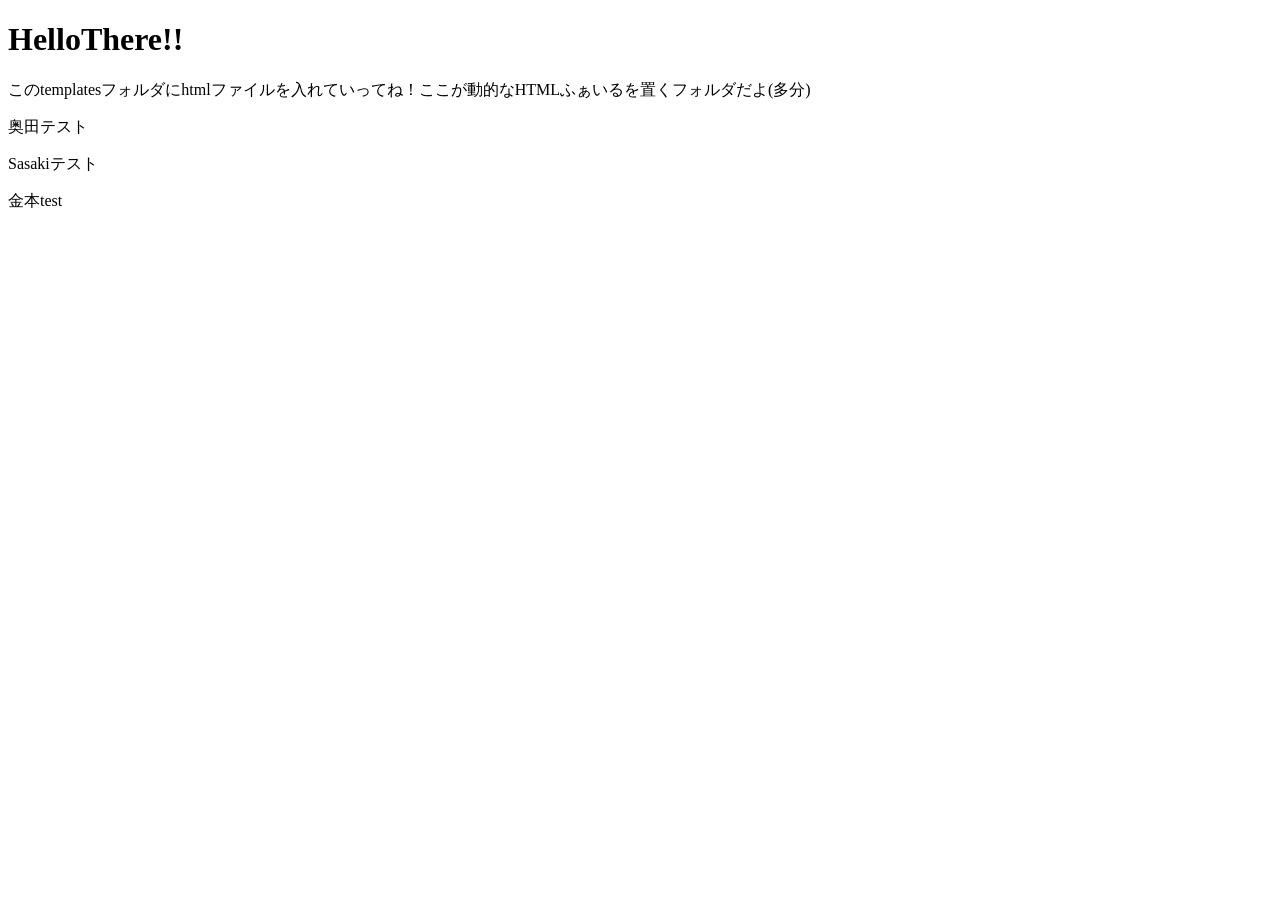
<file: src/main/templates.html>
<!DOCTYPE html>
<html>
<head>
<meta charset="UTF-8">
<title>動的用です</title>
</head>
<body>
	<h1>HelloThere!!</h1>
	<p>このtemplatesフォルダにhtmlファイルを入れていってね！ここが動的なHTMLふぁいるを置くフォルダだよ(多分)</p>

	<p>奥田テスト</p>
	<p>Sasakiテスト</p>
	<p>金本test</p>
</body>
</html>
</file>
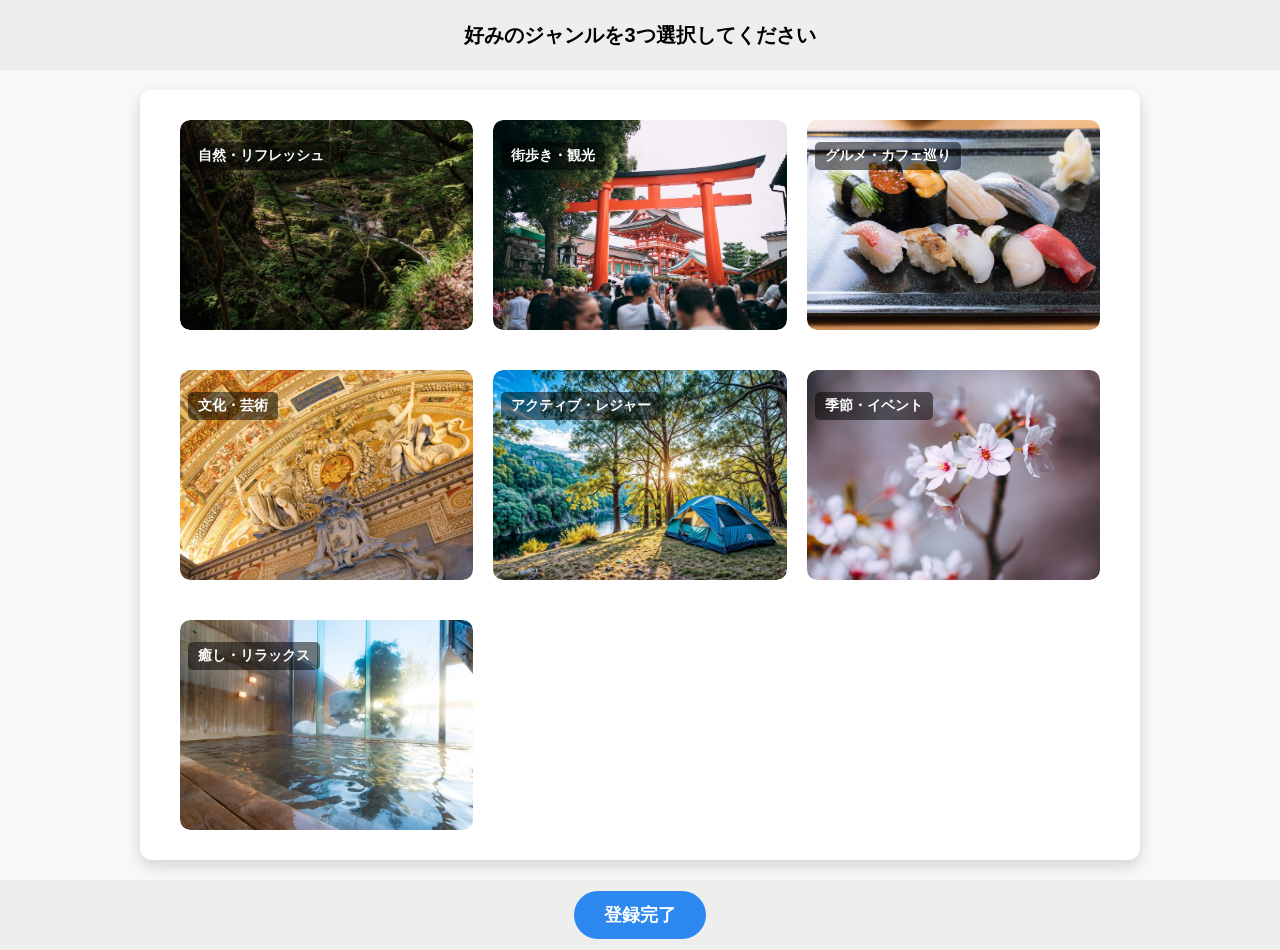
<file: src/main/resources/static/genre.html>
<!DOCTYPE html>
<html>

<head>
	<meta charset="utf-8" />
	<title>ジャンルを選択</title>
	<link rel="stylesheet" href="genre.css">
</head>

<body>
	<form action="login.html">
	<header class="header">
		<p>好みのジャンルを3つ選択してください</p>
	</header>
	<div class="content">
		<div class="image">
		  <img src="img/nature.jpg" alt="自然・リフレッシュ">
		  <p class="caption">自然・リフレッシュ</p>
		</div>
		<div class="image">
		  <img src="img/tourism.jpg" alt="街歩き・観光">
		  <p class="caption">街歩き・観光</p>
		</div>
		<div class="image">
		  <img src="img/gourmet.jpg" alt="グルメ・カフェ巡り">
		  <p class="caption">グルメ・カフェ巡り</p>
		</div>
		<div class="image">
			<img src="img/culuture.jpg" alt="文化​・芸術">
			<p class="caption">文化​・芸術</p>
		</div>
		<div class="image">
			<img src="img/leisure.jpg" alt="アクティブ・レジャー">
			<p class="caption">アクティブ・レジャー</p>
		</div>
		<div class="image">
			<img src="img/season.jpg" alt="季節・イベント">
			<p class="caption">季節・イベント</p>
		</div>
		<div class="image">
			<img src="img/Healing.jpg" alt="癒し・リラックス">
			<p class="caption">癒し・リラックス</p>
		</div>

	</div>
	<footer class="footer">
	  <button class="submit-btn">登録完了</button>
	</footer>
	</form>

</body>
</html>
</file>
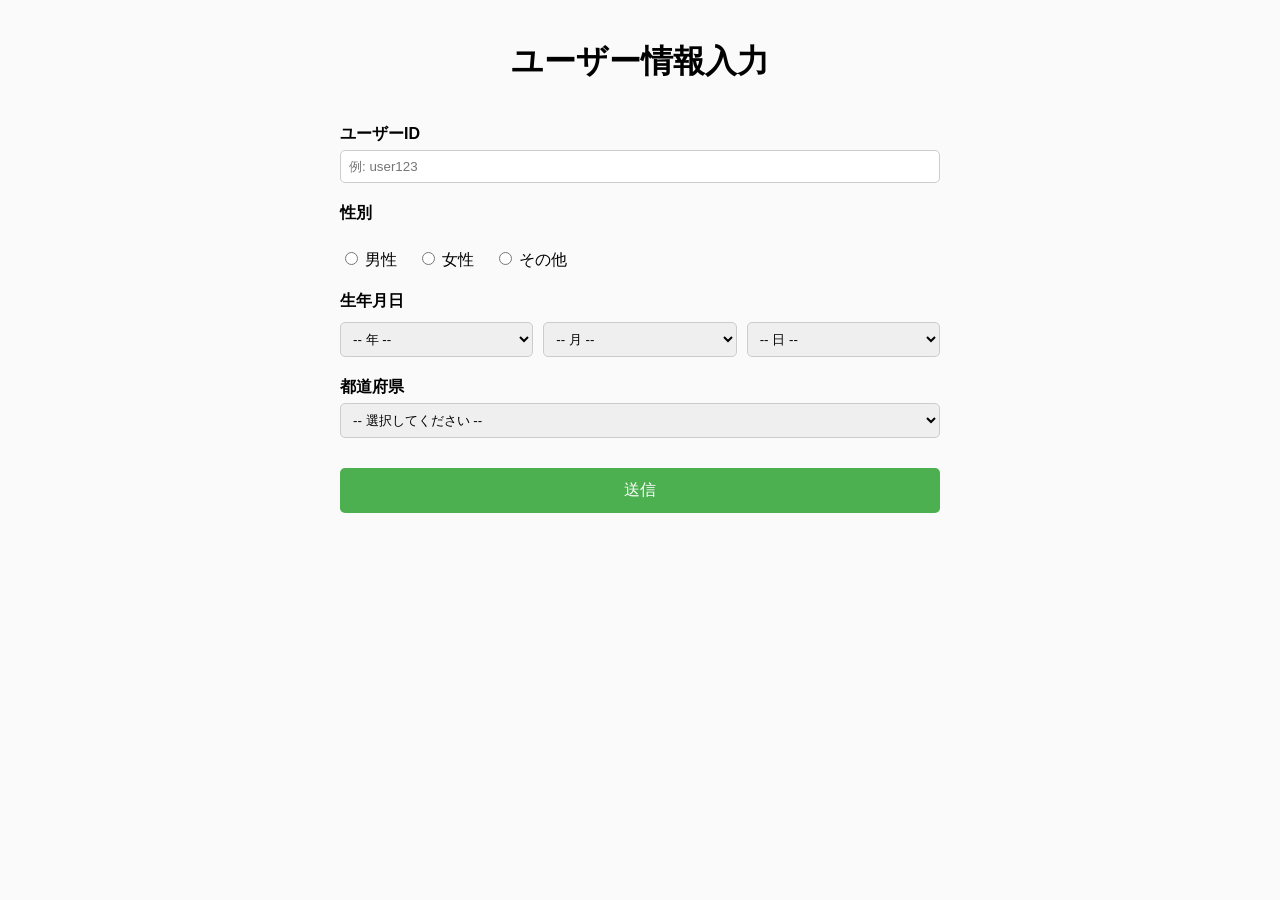
<file: src/main/resources/static/input.html>
<!DOCTYPE html>
<html lang="ja">

<head>
	<meta charset="UTF-8">
	<title>ユーザー情報入力</title>
	<link rel="stylesheet" href="input.css">
</head>

<body>
	<h1>ユーザー情報入力</h1>

	<form action="genre.html">
		<!-- ID入力 -->
		<label for="userId">ユーザーID</label>
		<input type="text" id="userId" name="userId" placeholder="例: user123">

		<!-- 性別 -->
		<label>性別</label>
		<div class="gender-group">
			<label><input type="radio" name="gender" value="male"> 男性</label>
			<label><input type="radio" name="gender" value="female"> 女性</label>
			<label><input type="radio" name="gender" value="other"> その他</label>
		</div>

		<!-- 生年月日 -->
		<label>生年月日</label>
		<div class="birth-group">
			<select name="year" id="yearSelect">
				<option value="">-- 年 --</option>
			</select>
			<select name="month" id="monthSelect">
				<option value="">-- 月 --</option>
			</select>
			<select name="day" id="daySelect">
				<option value="">-- 日 --</option>
			</select>
		</div>

		<!-- 都道府県 -->
		<label for="pref">都道府県</label>
		<select id="pref" name="pref">
			<option value="">-- 選択してください --</option>
		</select>

		<button type="submit">送信</button>
	</form>

	<script>
		// ==== 都道府県 ====
		const prefs = [
			"北海道","青森県","岩手県","宮城県","秋田県","山形県","福島県",
			"茨城県","栃木県","群馬県","埼玉県","千葉県","東京都","神奈川県",
			"新潟県","富山県","石川県","福井県","山梨県","長野県",
			"岐阜県","静岡県","愛知県","三重県",
			"滋賀県","京都府","大阪府","兵庫県","奈良県","和歌山県",
			"鳥取県","島根県","岡山県","広島県","山口県",
			"徳島県","香川県","愛媛県","高知県",
			"福岡県","佐賀県","長崎県","熊本県","大分県","宮崎県","鹿児島県","沖縄県"
		];
		const prefSelect = document.getElementById("pref");
		prefs.forEach(pref => {
			const option = document.createElement("option");
			option.textContent = pref;
			option.value = pref;
			prefSelect.appendChild(option);
		});

		const years = [
		"1960年", "1961年", "1962年", "1963年", "1964年", "1965年", "1966年", "1967年", "1968年", "1969年", 
		"1970年", "1971年", "1972年", "1973年", "1974年", "1975年", "1976年", "1977年", "1978年", "1979年", 
		"1980年", "1981年", "1982年", "1983年", "1984年", "1985年", "1986年", "1987年", "1988年", "1989年", 
		"1990年", "1991年", "1992年", "1993年", "1994年", "1995年", "1996年", "1997年", "1998年", "1999年", 
		"2000年", "2001年", "2002年", "2003年", "2004年", "2005年", "2006年", "2007年", "2008年", "2009年", 
		"2010年", "2011年", "2012年", "2013年", "2014年", "2015年", "2016年", "2017年", "2018年", "2019年", 
		"2020年", "2021年", "2022年", "2023年", "2024年", "2025年"];
		    const yearSelect = document.getElementById("yearSelect");
		    years.forEach(y => {
		      const option = document.createElement("option");
		      option.textContent = y;
		      option.value = y;
		      yearSelect.appendChild(option);
		    });

		    // ==== 自分で書いた月 ====
		    const months = ["1月", "2月", "3月", "4月", "5月", "6月", "7月", "8月", "9月", "10月", "11月", "12月"];
		    const monthSelect = document.getElementById("monthSelect");
		    months.forEach(m => {
		      const option = document.createElement("option");
		      option.textContent = m;
		      option.value = m;
		      monthSelect.appendChild(option);
		    });

		    // ==== 自分で書いた日 ====
		    const days = [
		      "1日","2日","3日","4日","5日","6日","7日","8日","9日","10日",
		      "11日","12日","13日","14日","15日","16日","17日","18日","19日","20日",
		      "21日","22日","23日","24日","25日","26日","27日","28日","29日","30日","31日"
		    ];
		    const daySelect = document.getElementById("daySelect");
		    days.forEach(d => {
		      const option = document.createElement("option");
		      option.textContent = d;
		      option.value = d;
		      daySelect.appendChild(option);
		    });
	</script>
</body>

</html>
</file>
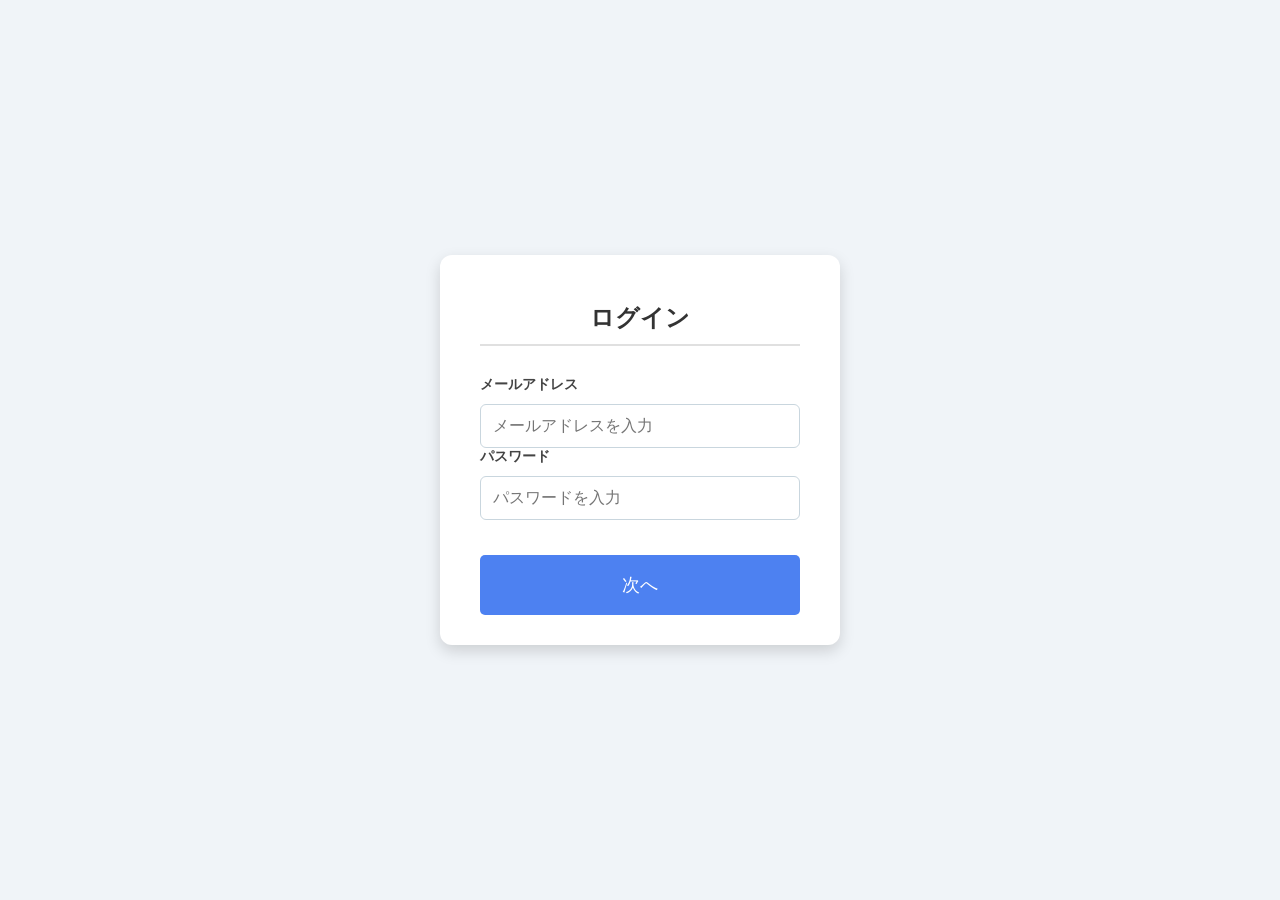
<file: src/main/resources/static/login.html>
<!DOCTYPE html>
<html lang="ja">

<head>
	<meta charset="UTF-8">
	<title>パスワード入力</title>
	<link rel="stylesheet" href="login.css">
</head>

<body>
	<div class="container">
		<h1>ログイン</h1>
		<form action="/Main.html" method="post"> 
		  <div class="form-group">
		    <label for="email">メールアドレス</label>
		    <input type="email" id="email" name="email" placeholder="メールアドレスを入力" required>

		    <label for="password">パスワード</label>
		    <input type="password" id="password" name="password" placeholder="パスワードを入力" required>
		  </div>
		  <button type="submit">次へ</button>
		</form>

	</div>
</body>

</html>
</file>
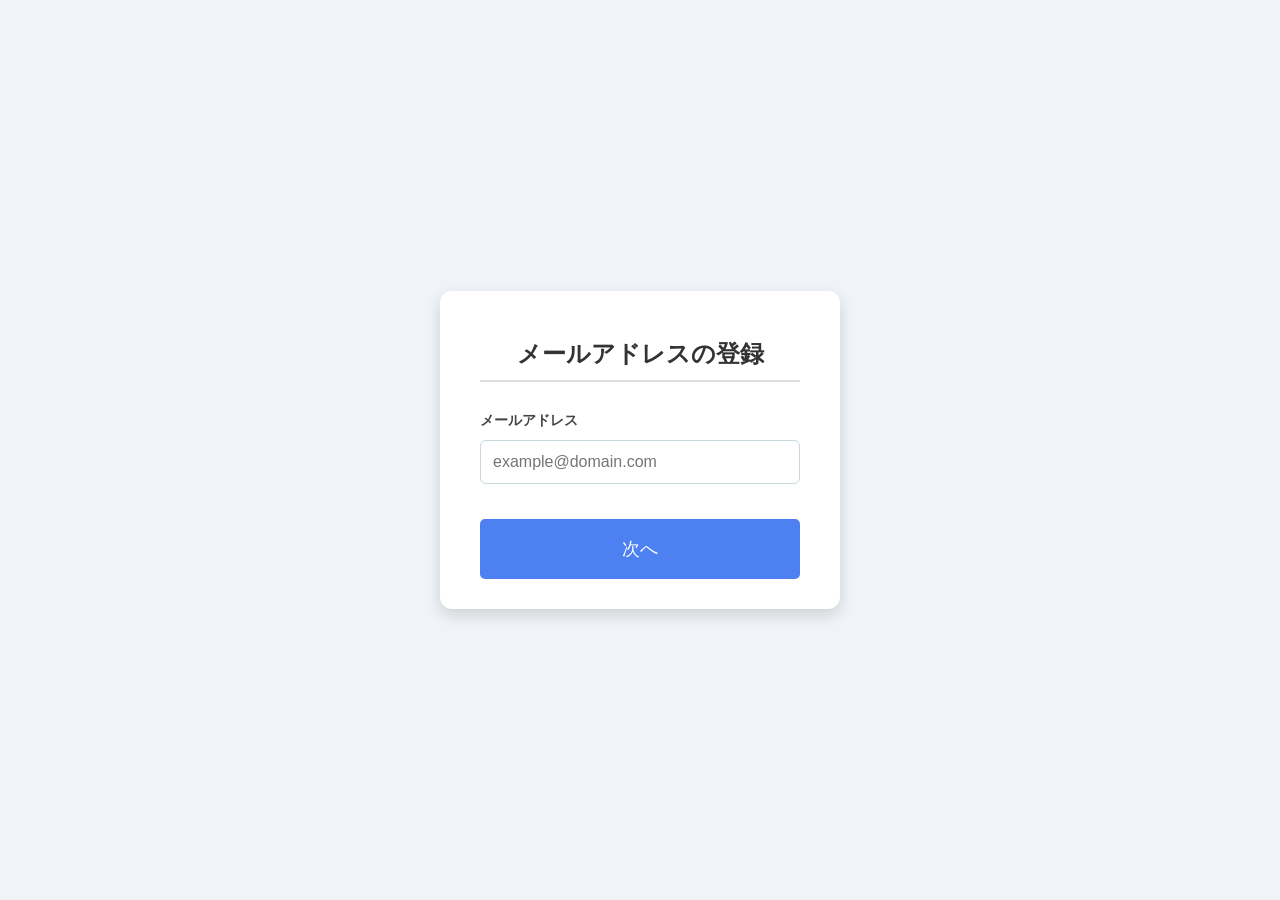
<file: src/main/resources/static/registra.html>
<!DOCTYPE html>
<html lang="ja">

<head>
	<meta charset="UTF-8">
	<title>メールアドレス入力</title>
	<link rel="stylesheet" href="registration.css">
</head>

<body>
	<div class="container">
		<h1>メールアドレスの登録</h1>
		<form action="setpassword.html" method="get"> 
			<div class="form-group">
				<label for="email">メールアドレス</label>
				<input type="email" id="email" name="email" placeholder="example@domain.com" required>
			</div>
			<button type="submit">次へ</button>
		</form>
	</div>
</html>
</file>
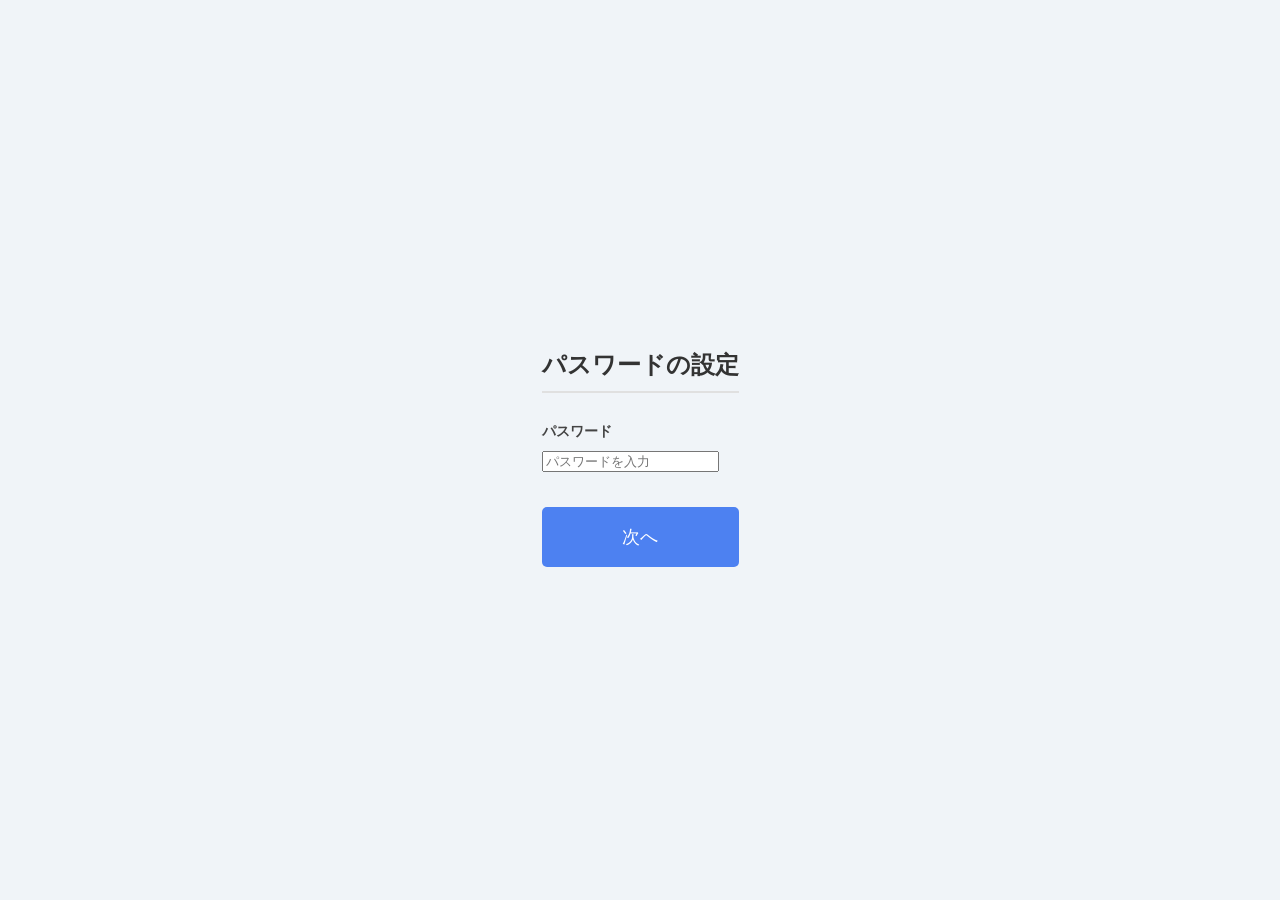
<file: src/main/resources/static/setpassword.html>
<!DOCTYPE html>
<html lang="ja">

<head>
	<meta charset="UTF-8">
	<title>パスワード入力</title>
	<link rel="stylesheet" href="setpassword.css">
</head>

<body>
	<div class="container">
		<h1>パスワードの設定</h1>
		<form action="input.html" method="get"> 
			<div class="form-group">
			    <label for="password">パスワード</label>
			    <input type="password" id="password" name="password" placeholder="パスワードを入力" required>
			</div>
			<button type="submit">次へ</button>
		</form>
	</div>
</body>

</html>
</file>
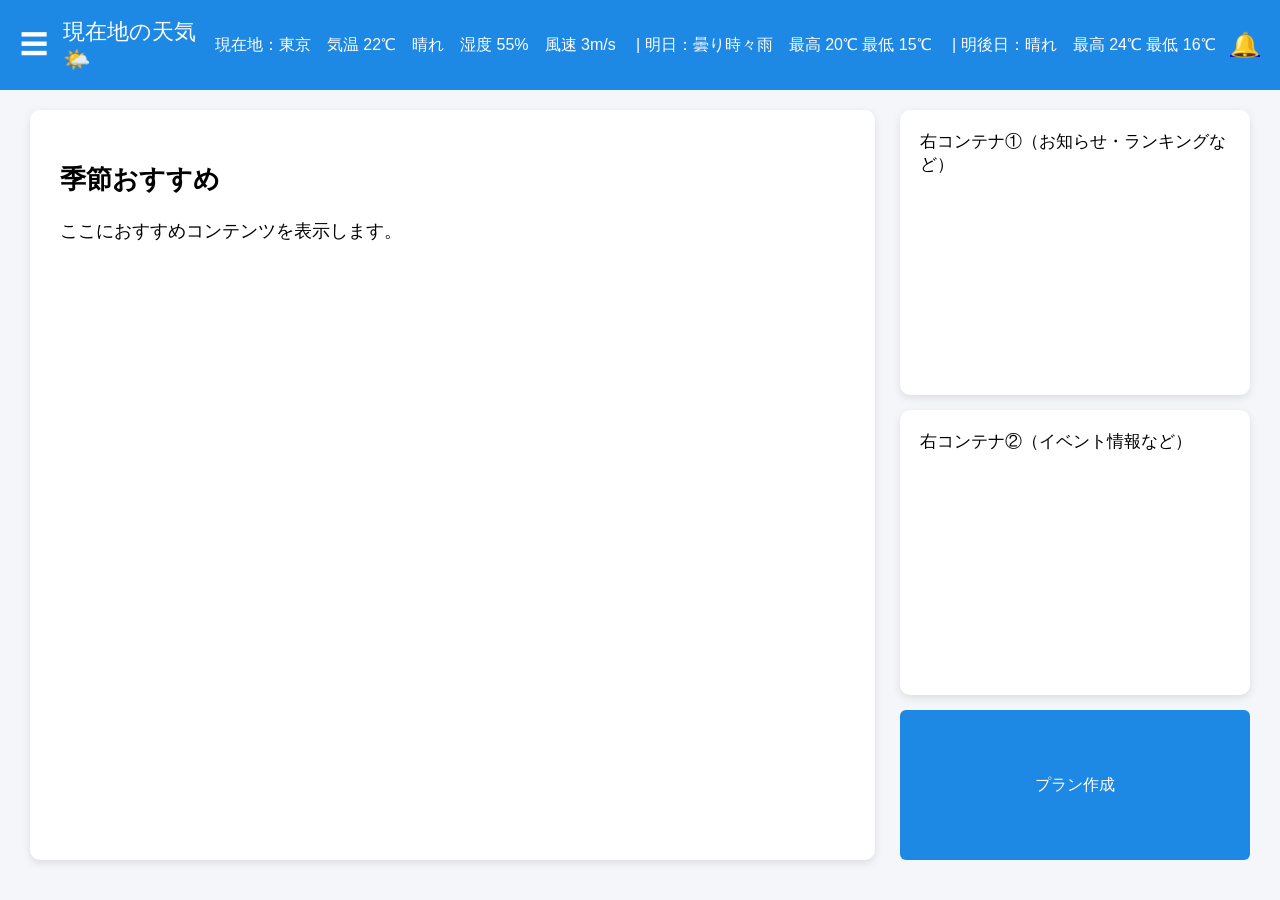
<file: src/main/resources/templates/Main.html>
<!DOCTYPE html>
<html lang="ja">
<head>
  <meta charset="UTF-8">
  <meta name="viewport" content="width=device-width, initial-scale=1.0">
  <title>メインページ</title>
  <link rel="stylesheet" href="Main.css">
</head>
<body>

  <!-- 🔹 サイドバー -->
  <div id="sidebar" class="sidebar">
    <a href="#">お気に入り一覧</a>
    <a href="#">共有</a>
  </div>

  <!-- サイドバーを開いたときに画面全体を少し暗くするための透明なレイヤー　-->
  <div id="overlay"></div>

  <!-- 🔹 ヘッダー -->
  <header>
    <div class="menu-btn" id="menuBtn">☰</div>
    <div class="header-icon">現在地の天気🌤️</div>
    <div class="weather-scroll">
      <div class="weather-content">
        現在地：東京　気温 22℃　晴れ　湿度 55%　風速 3m/s　
        | 明日：曇り時々雨　最高 20℃ 最低 15℃　
        | 明後日：晴れ　最高 24℃ 最低 16℃
      </div>
    </div>
    <a href="#" class="header-right-icon">🔔</a>
  </header>

  <!-- 🔹 メインエリア -->
  <div class="main">
    <div class="center-content">
      <h2>季節おすすめ</h2>
      <p>ここにおすすめコンテンツを表示します。</p>
    </div>
    <div class="right-side">
      <div class="container-box">右コンテナ①（お知らせ・ランキングなど）</div>
      <div class="container-box">右コンテナ②（イベント情報など）</div>
      <button>プラン作成</button>
    </div>
  </div>

  <!-- 🔹 JavaScript -->
  <script>
    const menuBtn = document.getElementById('menuBtn');
    const sidebar = document.getElementById('sidebar');
    const overlay = document.getElementById('overlay');

    // ☰クリックでサイドバーとオーバーレイを切り替え
    menuBtn.addEventListener('click', () => {
      sidebar.classList.toggle('open');
      overlay.classList.toggle('active');
    });

    // サイドバー外クリックで自動的に閉じる
    document.addEventListener('click', (event) => {
      const clickedInsideSidebar = sidebar.contains(event.target);
      const clickedMenuBtn = menuBtn.contains(event.target);

      if (sidebar.classList.contains('open') && !clickedInsideSidebar && !clickedMenuBtn) {
        sidebar.classList.remove('open');
        overlay.classList.remove('active');
      }
    });
  </script>

</body>
</html>
</file>
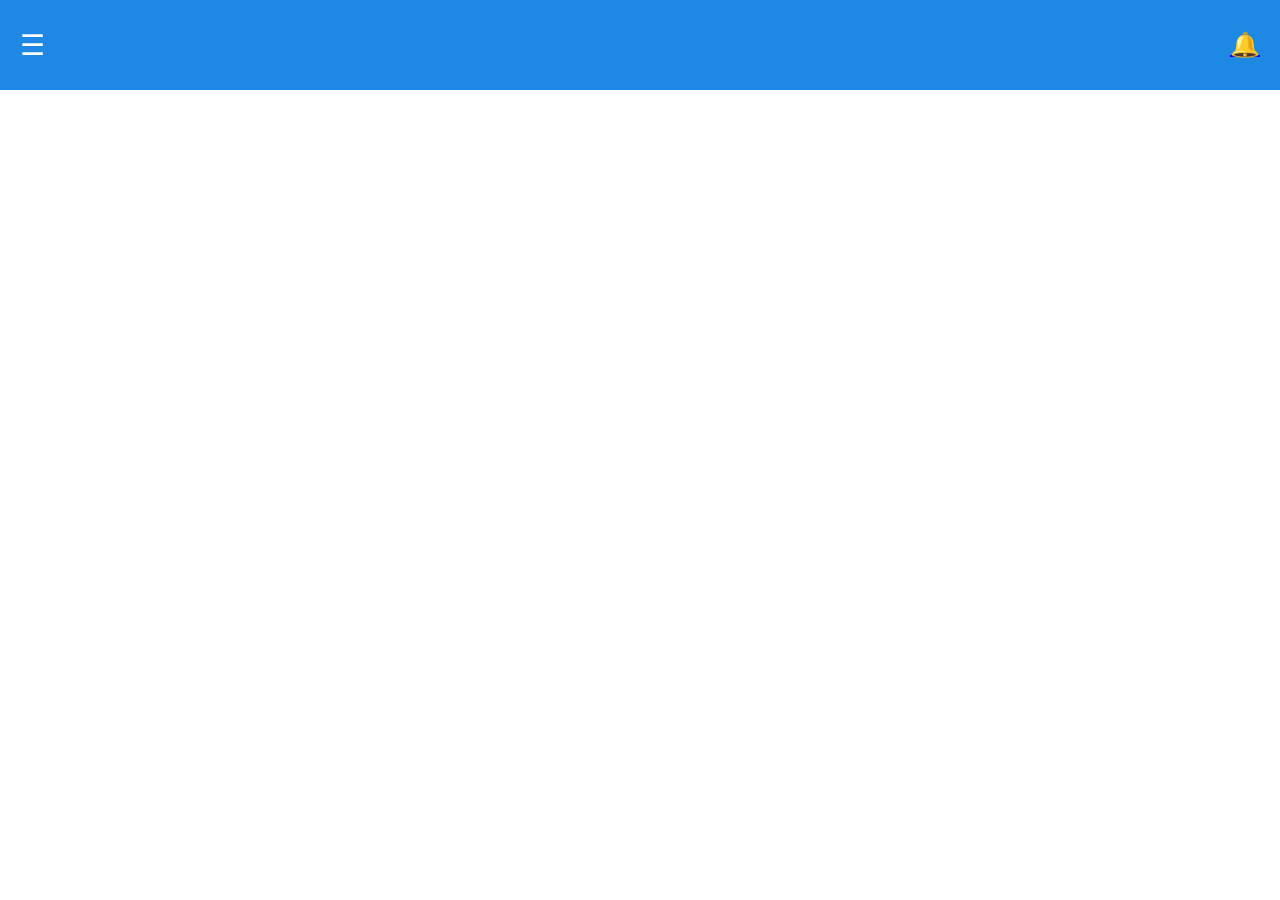
<file: src/main/resources/templates/planning.html>
<!DOCTYPE html>
<html>
<head>
<meta charset="UTF-8">
<title>Insert title here</title>
<link rel="stylesheet" href="planning.css">
</head>
<body>
	<!-- 🔹 サイドバー -->
	  <div id="sidebar" class="sidebar">
	    <a href="#">お気に入り一覧</a>
	    <a href="#">共有</a>
	  </div>

	  <!-- サイドバーを開いたときに画面全体を少し暗くするための透明なレイヤー　-->
	  <div id="overlay"></div>
	  <!-- 🔹 ヘッダー -->
	    <header>
	      <div class="menu-btn" id="menuBtn">☰</div>
	      <a href="#" class="header-right-icon">🔔</a>
	    </header>
		
		<script>
		  const menuBtn = document.getElementById('menuBtn');
		  const sidebar = document.getElementById('sidebar');
		  const overlay = document.getElementById('overlay');

		  // ☰クリックでサイドバーとオーバーレイを切り替え
		  menuBtn.addEventListener('click', () => {
		    sidebar.classList.toggle('open');
		    overlay.classList.toggle('active');
		  });

		  // サイドバー外クリックで自動的に閉じる
		  document.addEventListener('click', (event) => {
		    const clickedInsideSidebar = sidebar.contains(event.target);
		    const clickedMenuBtn = menuBtn.contains(event.target);

		    if (sidebar.classList.contains('open') && !clickedInsideSidebar && !clickedMenuBtn) {
		      sidebar.classList.remove('open');
		      overlay.classList.remove('active');
		    }
		  });
		</script>
		<!-- サイドバーテンプレここまで -->
</body>
</html>
</file>
<file: src/main/resources/static/genre.css>
/*-----------------------------------
  全体設定
-----------------------------------*/
body {
  min-height: 100vh; /* 画面全体の高さを確保 */
  display: flex;      /* ヘッダー・コンテンツ・フッターを縦方向に並べる */
  flex-direction: column;
  margin: 0;          /* ブラウザデフォルトの余白を消す */
  background-color: #f8f8f8; /* ページ全体の背景色 */
  font-family: sans-serif;   /* フォントを統一 */
}

/*-----------------------------------
  ヘッダー
-----------------------------------*/
.header {
  height: 70px;                     /* 高さ70pxの固定ヘッダー */
  text-align: center;               /* テキスト中央寄せ */
  background-color: #eee;           /* ヘッダーの背景色 */
  display: flex;                    /* Flexで縦横中央揃え */
  align-items: center;
  justify-content: center;
  font-weight: bold;                /* 太字 */
  font-size: 20px;                  /* フォントサイズ */
}

/*-----------------------------------
  コンテンツ領域（画像グリッド）
-----------------------------------*/
.content {
  display: grid;                      /* CSSグリッドレイアウトで並べる */
 grid-template-columns: repeat(auto-fit, minmax(250px, 1fr)); /* 列数自動調整、最小180px */
  gap: 40px 20px;                          /* グリッド内の行間・列間 */
  padding: 30px 40px;                 /* 内側の余白 */
  background-color: #ffffff;          /* 白背景 */
  border-radius: 12px;                /* 角を丸くする */
  box-shadow: 0 6px 15px rgba(0, 0, 0, 0.15); /* 影を付けて浮き上がる感じ */
  margin: 20px auto;                  /* 上下の余白＋中央寄せ */
  width: 90%;                         /* 幅を画面の90%に制限 */
  max-width: 1000px;                  /* 最大幅を1000pxに制限 */
  box-sizing: border-box;             /* paddingを含めて幅を計算 */
}

/*-----------------------------------
  画像カード
-----------------------------------*/
.image {
  position: relative; /* 子要素の絶対配置を基準にする */
  overflow: hidden;   /* はみ出す部分を隠す */
  border-radius: 10px; /* 角を丸くする */
  background-color: #eee; /* 背景色（画像がない時の色） */
  height: 210px;      /* 高さ固定 */
}

/*-----------------------------------
  画像上の文字（左上に表示）
-----------------------------------*/
.caption {
  position: absolute;            /* 画像の左上に重ねる */
  top: 8px;                      /* 上から8px */
  left: 8px;                     /* 左から8px */
  color: #fff;                   /* 文字色は白 */
  font-weight: bold;             /* 太字 */
  font-size: 14px;               /* 小さめの文字 */
  background-color: rgba(0, 0, 0, 0.5); /* 半透明の黒背景 */
  padding: 5px 10px;             /* 内側余白 */
  border-radius: 5px;            /* 角丸 */
  z-index: 2;                    /* 画像より前面に表示 */
}

/*-----------------------------------
  画像
-----------------------------------*/
.image img {
  width: 100%;                    /* 親の幅にフィット */
  height: 100%;                   /* 親の高さにフィット */
  object-fit: cover;              /* 画像の縦横比を維持しつつ枠いっぱいに表示 */
  border-radius: 10px;            /* 角丸で親と揃える */
  display: block;                 /* インライン余白を消す */
  transition: transform 0.3s;     /* ホバー時の拡大をスムーズに */
}

/* 画像ホバー時 */
.image img:hover {
  transform: scale(1.05);         /* 少し拡大して浮き上がる効果 */
}

/*-----------------------------------
  フッター
-----------------------------------*/
.footer {
  height: 70px;                     /* 高さ70px */
  text-align: center;               /* 文字中央寄せ */
  background-color: #eee;           /* 背景色 */
  display: flex;                    /* Flexで縦横中央揃え */
  align-items: center;
  justify-content: center;
}

/*-----------------------------------
  ボタンデザイン
-----------------------------------*/
.submit-btn {
  background-color: #2d89ef;       /* 青い背景 */
  color: white;                     /* 白文字 */
  font-size: 18px;                  /* 大きめ文字 */
  font-weight: bold;                /* 太字 */
  padding: 12px 30px;               /* 内側余白 */
  border: none;                     /* デフォルト枠線消去 */
  border-radius: 30px;              /* 丸み */
  cursor: pointer;                  /* マウスカーソルを手に */
  transition: background-color 0.3s, transform 0.2s; /* アニメーション */
}

/* ボタンホバー時 */
.submit-btn:hover {
  background-color: #1e5dbf;        /* 少し濃い青 */
  transform: scale(1.05);           /* 少し拡大 */
}

/* ボタン押下時 */
.submit-btn:active {
  transform: scale(0.98);           /* 押した感を出す */
}
</file>
<file: src/main/resources/static/input.css>
body {
	font-family: sans-serif;
	background: #fafafa;
	margin: 40px;
}

h1 {
	text-align: center;
	margin-bottom: 40px;
}

form {
	width: 100%;
	max-width: 600px;
	margin: 0 auto;
}

label {
	display: block;
	margin-top: 20px;
	font-weight: bold;
}

input[type="text"],
select {
	width: 100%;
	padding: 8px;
	margin-top: 5px;
	border: 1px solid #ccc;
	border-radius: 5px;
	box-sizing: border-box;
}

.gender-group {
	margin-top: 5px;
}

.gender-group label {
	display: inline-block;
	margin-right: 15px;
	font-weight: normal;
}

/* 生年月日セレクトを横並び */
.birth-group {
	display: flex;
	gap: 10px;
	margin-top: 5px;
}

.birth-group select {
	flex: 1;
}

button {
	margin-top: 30px;
	width: 100%;
	padding: 12px;
	background: #4CAF50;
	color: white;
	border: none;
	border-radius: 5px;
	cursor: pointer;
	font-size: 16px;
}

button:hover {
	background: #45a049;
}
</file>
<file: src/main/resources/static/login.css>
@charset "UTF-8";

/*==================================
  フォーム基本設定
====================================*/
body {
  display: flex;
  justify-content: center; /* 水平中央揃え */
  align-items: center;     /* 垂直中央揃え */
  min-height: 100vh;
  margin: 0;
  font-family: 'Hiragino Kaku Gothic ProN', 'Arial', sans-serif;
  background-color: #f0f4f8; /* 薄い背景色 */
}

/* フォーム全体を囲むコンテナ */
.container {
  background-color: #ffffff;
  padding: 30px 40px;
  border-radius: 12px;
  box-shadow: 0 6px 15px rgba(0, 0, 0, 0.15);
  width: 100%;
  max-width: 400px;
  box-sizing: border-box;
}

h1 {
  text-align: center;
  color: #333333;
  margin-bottom: 30px;
  font-size: 24px;
  border-bottom: 2px solid #e0e0e0;
  padding-bottom: 10px;
}

/* フォームのグループ化 */
.form-group {
  margin-bottom: 25px;
}

label {
  display: block;
  margin-bottom: 10px;
  font-weight: 600;
  color: #444444;
  font-size: 14px;
}

/* 入力フィールド（メールとパスワード共通） */
input[type="email"],
input[type="password"] {
  width: 100%;
  padding: 12px;
  border: 1px solid #c9d6de;
  border-radius: 6px;
  box-sizing: border-box;
  font-size: 16px;
  transition: border-color 0.3s, box-shadow 0.3s;
}

/* フォーカス時のスタイル */
input[type="email"]:focus,
input[type="password"]:focus {
  border-color: #4d81f1; /* ボタンカラーに合わせる */
  outline: none;
  box-shadow: 0 0 0 3px rgba(77, 129, 241, 0.25);
}

/*==================================
  ボタンのスタイル
====================================*/
button[type="submit"] {
  font-size: 18px;
  background-color: #4d81f1;
  color: #fff;
  border: none;
  border-radius: 5px;
  padding: 18px 32px;
  cursor: pointer;
  width: 100%;
  margin-top: 10px;
  transition: background-color 0.3s, transform 0.1s;
}

/* ホバー時のスタイル */
button[type="submit"]:hover {
  background-color: #386cc7;
}

/* クリック時のスタイル */
button[type="submit"]:active {
  transform: translateY(1px);
}

/*==================================================
  既存の汎用CSS (一部抜粋)
==================================================*/

.a {
  background-size: cover;
  background-position: center top;
  background-repeat: no-repeat;
}

.header {
  display: flex;
  max-width: 1100px;
  margin: 0 auto;
  padding: 0 4%;
  justify-content: space-between;
}
</file>
<file: src/main/resources/static/registration.css>
/*==================================
  フォーム基本設定
====================================*/
body {
    /* フォームを画面中央に配置するため、bodyをフレックスコンテナとして設定 */
    display: flex;
    justify-content: center; /* 水平中央揃え */
    align-items: center; /* 垂直中央揃え */
    min-height: 100vh;
    margin: 0;
    font-family: 'Hiragino Kaku Gothic ProN', 'Arial', sans-serif;
    background-color: #f0f4f8; /* 薄い背景色 */
}

/* フォーム全体を囲むコンテナ */
.container {
    background-color: #ffffff;
    padding: 30px 40px;
    border-radius: 12px;
    box-shadow: 0 6px 15px rgba(0, 0, 0, 0.15);
    width: 100%;
    max-width: 400px;
    box-sizing: border-box;
}

h1 {
    text-align: center;
    color: #333333;
    margin-bottom: 30px;
    font-size: 24px;
    border-bottom: 2px solid #e0e0e0;
    padding-bottom: 10px;
}

/* フォームのグループ化 */
.form-group {
    margin-bottom: 25px;
}

label {
    display: block;
    margin-bottom: 10px;
    font-weight: 600;
    color: #444444;
    font-size: 14px;
}

/* 入力フィールド */
input[type="email"] {
    width: 100%;
    padding: 12px;
    border: 1px solid #c9d6de;
    border-radius: 6px;
    box-sizing: border-box;
    font-size: 16px;
    transition: border-color 0.3s, box-shadow 0.3s;
}

input[type="email"]:focus {
    border-color: #4d81f1; /* ボタンカラーに合わせる */
    outline: none;
    box-shadow: 0 0 0 3px rgba(77, 129, 241, 0.25);
}

/*==================================
  ボタンのスタイル (既存の.buttonを適用)
====================================*/

/* HTMLの <button type="submit"> に、既存の.buttonのスタイルを適用 */
button[type="submit"] {
    /* --- 既存の.buttonスタイルをコピー --- */
    font-size: 18px;
    background-color: #4d81f1; /* 青系の色 */
    color: #fff;
    border: none; /* button要素なのでborderを削除 */
    border-radius: 5px;
    padding: 18px 32px;
    text-decoration: none;
    cursor: pointer;
    /* --- フォーム用に調整 --- */
    width: 100%; /* コンテナ幅いっぱいに広げる */
    margin-top: 10px; /* 上部に少し余白 */
    transition: background-color 0.3s, transform 0.1s;
}

/* ホバー時のスタイル */
button[type="submit"]:hover {
    background-color: #386cc7; /* 濃いめの青 */
}

/* クリック時のスタイル */
button[type="submit"]:active {
    transform: translateY(1px);
}

/*
  注意: 以下の既存のCSSは、このフォームには直接使用されていませんが、
  将来的な利用のために、他のHTMLセクションで利用可能です。
*/

/*==================================================
  既存の汎用CSS (一部抜粋)
==================================================*/

/* ===== 背景設定 (a) ===== */
.a {
    background-size: cover;
    background-position: center top;
    background-repeat: no-repeat;
}

/* ===== ヘッダー全体 (header) ===== */
.header {
    display: flex;
    max-width: 1100px;
    margin: 0 auto;
    padding: 0 4%;
    justify-content: space-between;
}
</file>
<file: src/main/resources/static/setpassword.css>
@charset "UTF-8";/*==================================
  フォーム基本設定
====================================*/
body {
    /* フォームを画面中央に配置するため、bodyをフレックスコンテナとして設定 */
    display: flex;
    justify-content: center; /* 水平中央揃え */
    align-items: center; /* 垂直中央揃え */
    min-height: 100vh;
    margin: 0;
    font-family: 'Hiragino Kaku Gothic ProN', 'Arial', sans-serif;
    background-color: #f0f4f8; /* 薄い背景色 */
}

/* フォーム全体を囲むコンテナ */
/*.container {
    background-color: #ffffff;
    padding: 30px 40px;
    border-radius: 12px;
    box-shadow: 0 6px 15px rgba(0, 0, 0, 0.15);
    width: 100%;
    max-width: 400px;
    box-sizing: border-box;
}*/

h1 {
    text-align: center;
    color: #333333;
    margin-bottom: 30px;
    font-size: 24px;
    border-bottom: 2px solid #e0e0e0;
    padding-bottom: 10px;
}

/* フォームのグループ化 */
.form-group {
    margin-bottom: 25px;
}

label {
    display: block;
    margin-bottom: 10px;
    font-weight: 600;
    color: #444444;
    font-size: 14px;
}

/* 入力フィールド */
input[type="email"] {
    width: 100%;
    padding: 12px;
    border: 1px solid #c9d6de;
    border-radius: 6px;
    box-sizing: border-box;
    font-size: 16px;
    transition: border-color 0.3s, box-shadow 0.3s;
}

input[type="email"]:focus {
    border-color: #4d81f1; /* ボタンカラーに合わせる */
    outline: none;
    box-shadow: 0 0 0 3px rgba(77, 129, 241, 0.25);
}

/*==================================
  ボタンのスタイル (既存の.buttonを適用)
====================================*/

/* HTMLの <button type="submit"> に、既存の.buttonのスタイルを適用 */
button[type="submit"] {
    /* --- 既存の.buttonスタイルをコピー --- */
    font-size: 18px;
    background-color: #4d81f1; /* 青系の色 */
    color: #fff;
    border: none; /* button要素なのでborderを削除 */
    border-radius: 5px;
    padding: 18px 32px;
    text-decoration: none;
    cursor: pointer;
    /* --- フォーム用に調整 --- */
    width: 100%; /* コンテナ幅いっぱいに広げる */
    margin-top: 10px; /* 上部に少し余白 */
    transition: background-color 0.3s, transform 0.1s;
}

/* ホバー時のスタイル */
button[type="submit"]:hover {
    background-color: #386cc7; /* 濃いめの青 */
}

/* クリック時のスタイル */
button[type="submit"]:active {
    transform: translateY(1px);
}

/*
  注意: 以下の既存のCSSは、このフォームには直接使用されていませんが、
  将来的な利用のために、他のHTMLセクションで利用可能です。
*/

/*==================================================
  既存の汎用CSS (一部抜粋)
==================================================*/

/* ===== 背景設定 (a) ===== */
.a {
    background-size: cover;
    background-position: center top;
    background-repeat: no-repeat;
}

/* ===== ヘッダー全体 (header) ===== */
.header {
    display: flex;
    max-width: 1100px;
    margin: 0 auto;
    padding: 0 4%;
    justify-content: space-between;
}
/* ... 他の既存CSSは省略 ... */
</file>
<file: src/main/resources/templates/Main.css>
body {
  margin: 0;
  font-family: "Segoe UI", sans-serif;
  background: #f4f6fa;
  overflow-x: hidden;
}

/* ==== ヘッダー ==== */
header {
  display: flex;
  align-items: center;
  justify-content: space-between;
  background: #1e88e5;
  color: white;
  padding: 10px 20px;
  position: fixed;
  top: 0;
  left: 0;
  right: 0;
  height: 70px;
  z-index: 10;
}

.menu-btn {
  font-size: 28px;
  cursor: pointer;
  margin-right: 15px;
}

.header-icon {
  font-size: 22px;
  margin-right: 0px;
}

.header-right-icon {
  font-size: 24px;
  margin-left: 15px;
  cursor: pointer;
}

.weather-scroll {
  overflow: hidden;
  white-space: nowrap;
  width: 85%;
  text-align: left;
}

.weather-content {
  display: inline-block;
  animation: scroll-left 15s linear infinite;
}

@keyframes scroll-left {
  from { transform: translateX(100%); }
  to { transform: translateX(-100%); }
}

/* ==== サイドバー ==== */
.sidebar {
  position: fixed;
  top: 70px;
  left: -250px;
  width: 250px;
  height: 100%;
  background: #263238;
  color: #fff;
  transition: 0.3s;
  padding-top: 20px;
  z-index: 9;
}

.sidebar.open {
  left: 0;
}

.sidebar a {
  display: block;
  padding: 18px;
  padding-top: 50px;
  color: #fff;
  text-decoration: none;
  font-size: 1.1em;
}

.sidebar a:hover {
  background: #37474f;
}

/* ==== オーバーレイ ==== */
#overlay {
  position: fixed;
  top: 0;
  left: 0;
  width: 100%;
  height: 100%;
  background: rgba(0,0,0,0.4);
  display: none;
  z-index: 8;
}

#overlay.active {
  display: block;
}

/* ==== メインエリア ==== */
.main {
  margin-top: 80px;
  display: flex;
  justify-content: space-between;
  padding: 30px;
}

.center-content {
  flex: 1;
  background: white;
  margin-right: 25px;
  border-radius: 10px;
  box-shadow: 0 3px 8px rgba(0,0,0,0.1);
  padding: 30px;
  font-size: 1.1em;
}

.right-side {
  width: 350px;
  display: flex;
  flex-direction: column;
  gap: 15px; /* 余白を減らす */
  height: calc(100vh - 90px - 60px); /* ヘッダー＋padding分を引いた高さ */
}

.container-box {
  background: white;
  flex: 1; /* 高さを均等に自動調整 */
  border-radius: 10px;
  box-shadow: 0 3px 8px rgba(0,0,0,0.1);
  padding: 20px;
  font-size: 1.05em;
}

/* ==== ボタン ==== */
button {
  margin-top: auto; /* 上のコンテナに追従して下に配置 */
  width: 100%; /* 幅いっぱい */
  height: 20%;
  padding: 16px;
  background: #1e88e5;
  color: white;
  border: none;
  border-radius: 6px;
  font-size: 1em;
  cursor: pointer;
  transition: 0.3s;
}

button:hover {
  background: #1565c0;
}
</file>
<file: src/main/resources/templates/planning.css>
/* ==== ヘッダー ==== */
header {
  display: flex;
  align-items: center;
  justify-content: space-between;
  background: #1e88e5;
  color: white;
  padding: 10px 20px;
  position: fixed;
  top: 0;
  left: 0;
  right: 0;
  height: 70px;
  z-index: 10;
}

.menu-btn {
  font-size: 28px;
  cursor: pointer;
  margin-right: 15px;
}

.header-icon {
  font-size: 22px;
  margin-right: 0px;
}

.header-right-icon {
  font-size: 24px;
  margin-left: 15px;
  cursor: pointer;
}
/* ==== サイドバー ==== */
.sidebar {
  position: fixed;
  top: 70px;
  left: -250px;
  width: 250px;
  height: 100%;
  background: #263238;
  color: #fff;
  transition: 0.3s;
  padding-top: 20px;
  z-index: 9;
}

.sidebar.open {
  left: 0;
}

.sidebar a {
  display: block;
  padding: 18px;
  padding-top: 50px;
  color: #fff;
  text-decoration: none;
  font-size: 1.1em;
}

.sidebar a:hover {
  background: #37474f;
}

/* ==== オーバーレイ ==== */
#overlay {
  position: fixed;
  top: 0;
  left: 0;
  width: 100%;
  height: 100%;
  background: rgba(0,0,0,0.4);
  display: none;
  z-index: 8;
}

#overlay.active {
  display: block;
}
/*ヘッダー、サイドバーテンプレここまで*/
</file>
